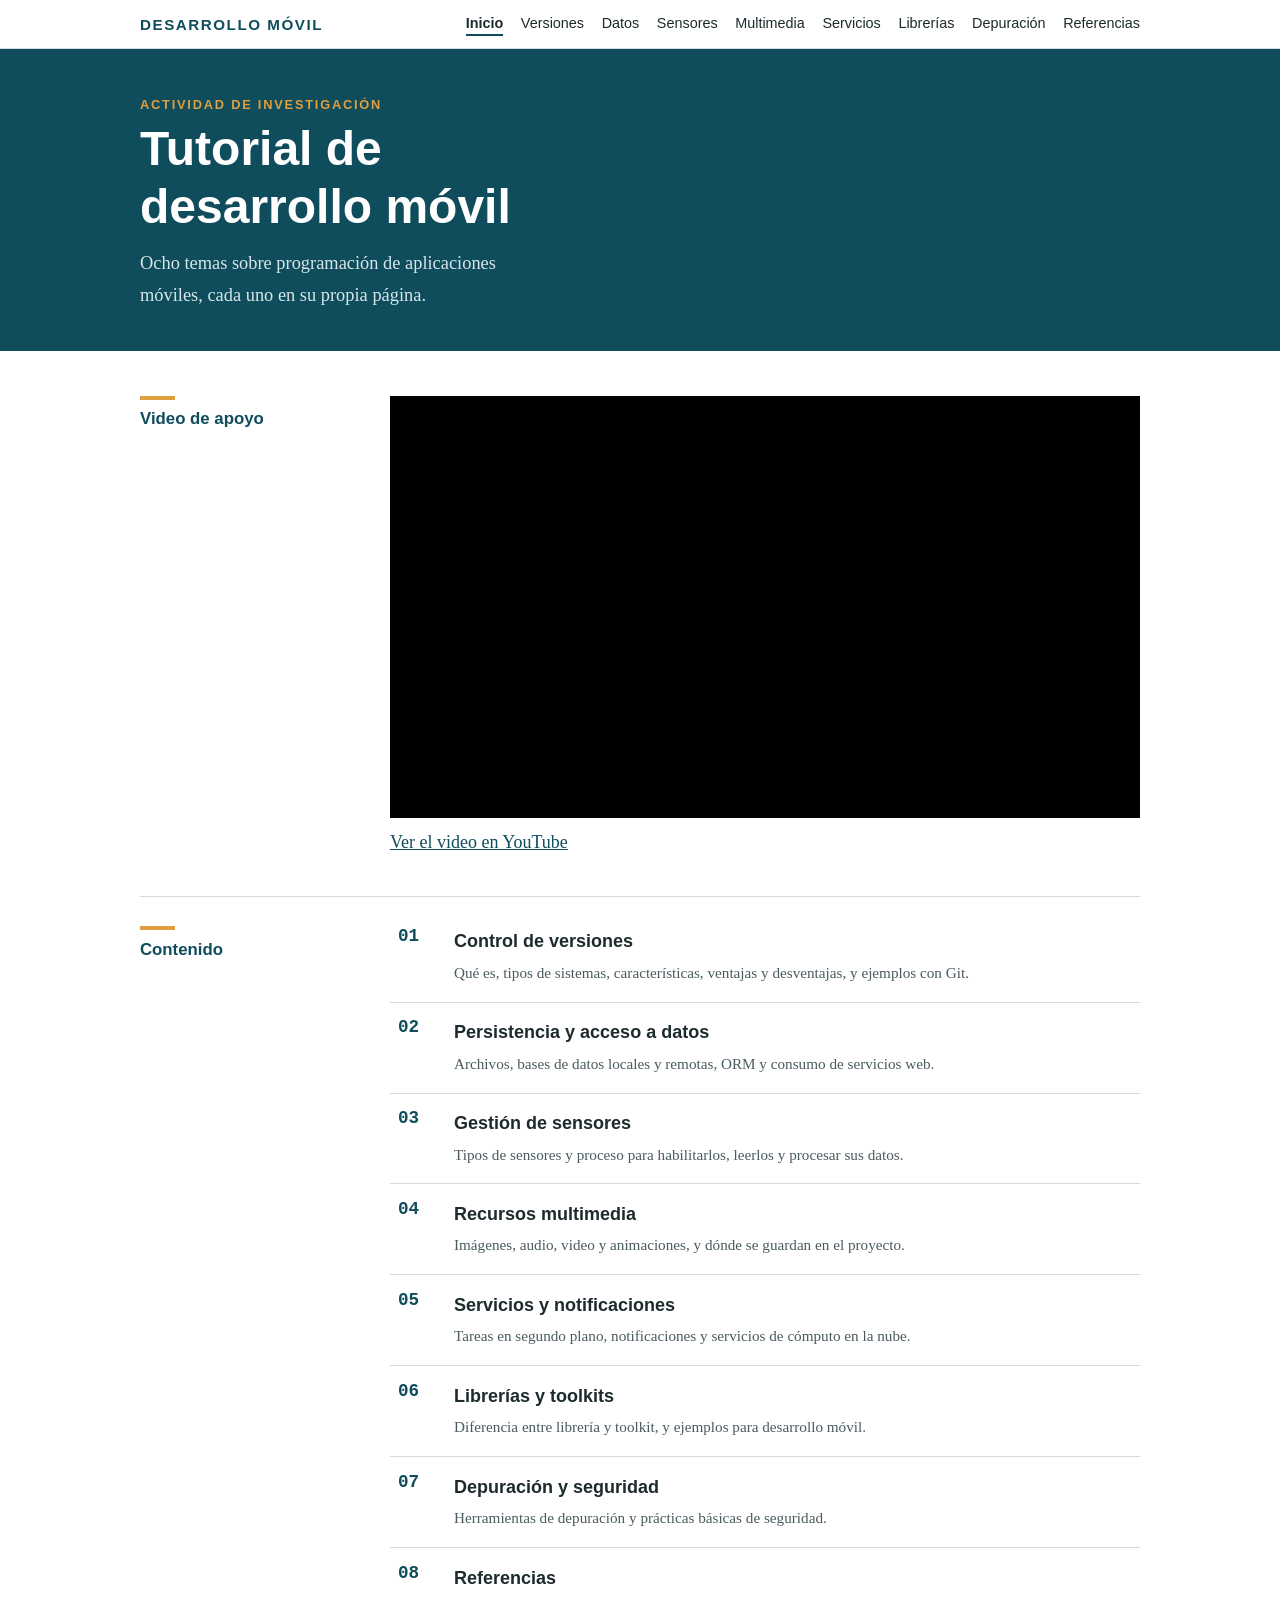
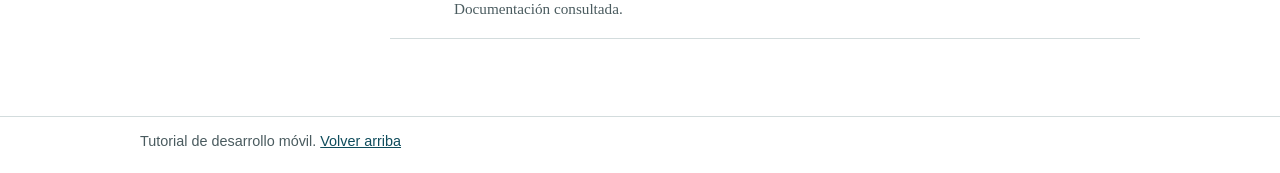
<file: index.html>
<!DOCTYPE html>
<html lang="es">
<head>
<meta charset="UTF-8">
<meta name="viewport" content="width=device-width, initial-scale=1">
<title>Tutorial de desarrollo móvil</title>
<link rel="stylesheet" href="css/styles.css">
</head>
<body>
<header class="top"><div class="in">
  <a class="brand" href="index.html">Desarrollo móvil</a>
  <nav aria-label="Principal"><a href="index.html" aria-current="page">Inicio</a><a href="pages/versiones.html">Versiones</a><a href="pages/persistencia.html">Datos</a><a href="pages/sensores.html">Sensores</a><a href="pages/multimedia.html">Multimedia</a><a href="pages/servicios.html">Servicios</a><a href="pages/librerias.html">Librerías</a><a href="pages/depuracion.html">Depuración</a><a href="pages/referencias.html">Referencias</a></nav>
</div></header>
<section class="band"><div class="in">
  <p class="eyebrow">Actividad de investigación</p>
  <h1>Tutorial de desarrollo móvil</h1>
  <p class="lead">Ocho temas sobre programación de aplicaciones móviles, cada uno en su propia página.</p>
</div></section>
<main class="in">
  <section class="blk"><h3>Video de apoyo</h3><div class="txt">
    <div class="video"><iframe src="https://www.youtube.com/embed/CEDKxPCgosY" title="Video de apoyo del tutorial" loading="lazy" allowfullscreen></iframe></div>
    <p><a href="https://youtu.be/CEDKxPCgosY" target="_blank" rel="noopener">Ver el video en YouTube</a></p>
  </div></section>
  <section class="blk"><h3>Contenido</h3><div class="txt rows"><a class="row" href="pages/versiones.html"><span class="num">01</span><span><strong>Control de versiones</strong><br><span class="d">Qué es, tipos de sistemas, características, ventajas y desventajas, y ejemplos con Git.</span></span></a><a class="row" href="pages/persistencia.html"><span class="num">02</span><span><strong>Persistencia y acceso a datos</strong><br><span class="d">Archivos, bases de datos locales y remotas, ORM y consumo de servicios web.</span></span></a><a class="row" href="pages/sensores.html"><span class="num">03</span><span><strong>Gestión de sensores</strong><br><span class="d">Tipos de sensores y proceso para habilitarlos, leerlos y procesar sus datos.</span></span></a><a class="row" href="pages/multimedia.html"><span class="num">04</span><span><strong>Recursos multimedia</strong><br><span class="d">Imágenes, audio, video y animaciones, y dónde se guardan en el proyecto.</span></span></a><a class="row" href="pages/servicios.html"><span class="num">05</span><span><strong>Servicios y notificaciones</strong><br><span class="d">Tareas en segundo plano, notificaciones y servicios de cómputo en la nube.</span></span></a><a class="row" href="pages/librerias.html"><span class="num">06</span><span><strong>Librerías y toolkits</strong><br><span class="d">Diferencia entre librería y toolkit, y ejemplos para desarrollo móvil.</span></span></a><a class="row" href="pages/depuracion.html"><span class="num">07</span><span><strong>Depuración y seguridad</strong><br><span class="d">Herramientas de depuración y prácticas básicas de seguridad.</span></span></a><a class="row" href="pages/referencias.html"><span class="num">08</span><span><strong>Referencias</strong><br><span class="d">Documentación consultada.</span></span></a></div></section>
</main>
<footer><div class="in">Tutorial de desarrollo móvil. <a href="#">Volver arriba</a></div></footer>
<script src="js/main.js"></script>
</body>
</html>
</file>
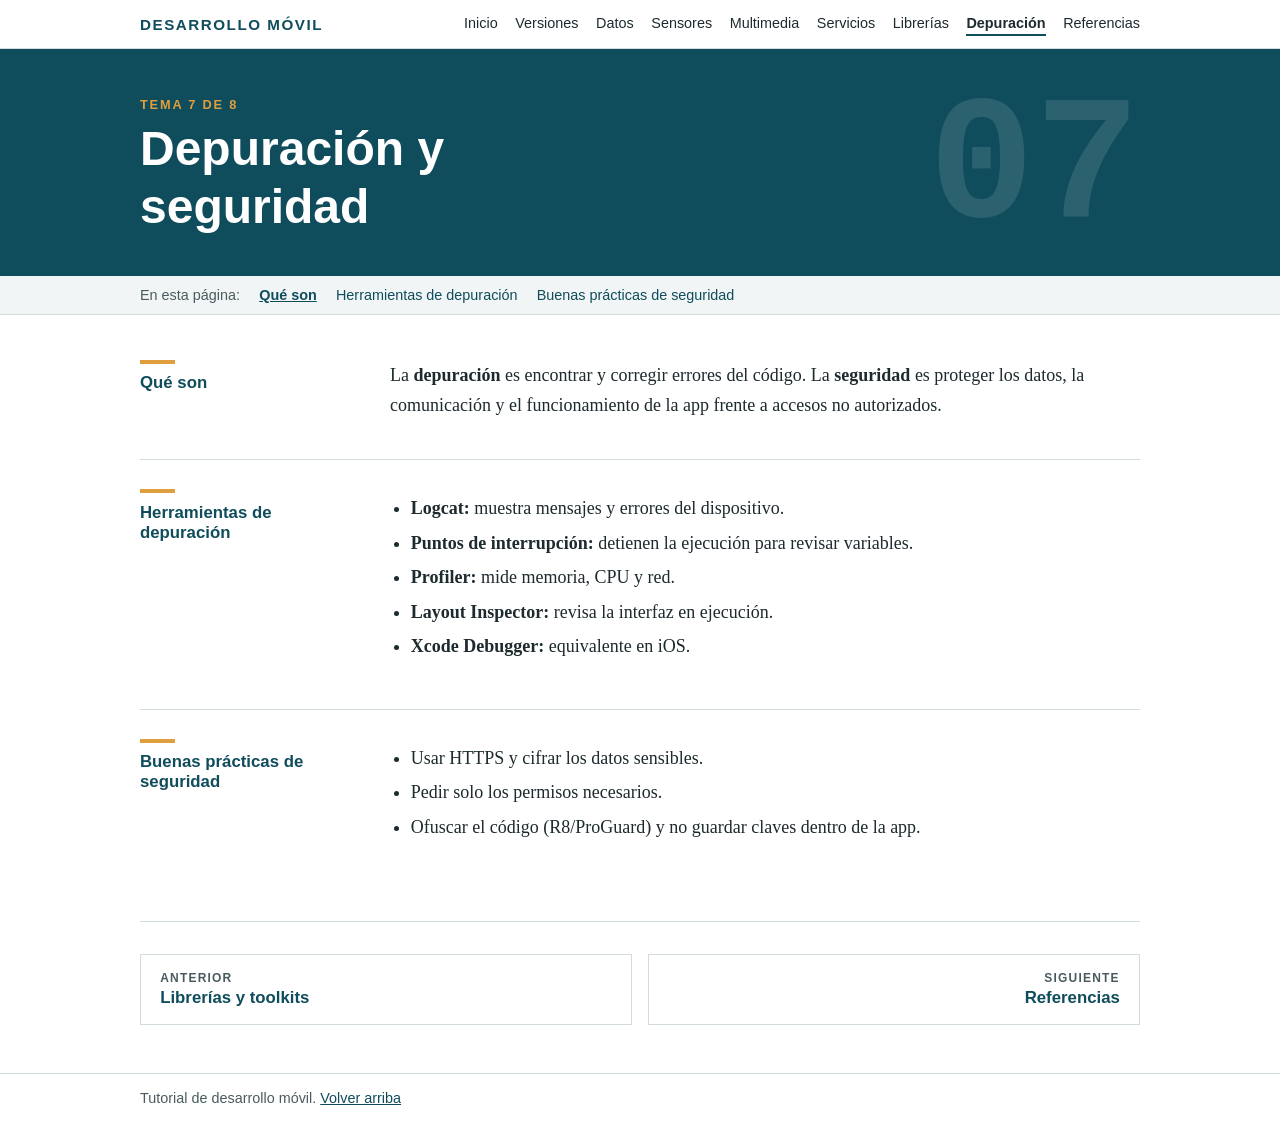
<file: pages/depuracion.html>
<!DOCTYPE html>
<html lang="es">
<head>
<meta charset="UTF-8">
<meta name="viewport" content="width=device-width, initial-scale=1">
<title>Depuración y seguridad - Tutorial de desarrollo móvil</title>
<link rel="stylesheet" href="../css/styles.css">
</head>
<body>
<header class="top"><div class="in">
  <a class="brand" href="../index.html">Desarrollo móvil</a>
  <nav aria-label="Principal"><a href="../index.html">Inicio</a><a href="versiones.html">Versiones</a><a href="persistencia.html">Datos</a><a href="sensores.html">Sensores</a><a href="multimedia.html">Multimedia</a><a href="servicios.html">Servicios</a><a href="librerias.html">Librerías</a><a href="depuracion.html" aria-current="page">Depuración</a><a href="referencias.html">Referencias</a></nav>
</div></header>
<section class="band"><div class="in">
  <p class="eyebrow">Tema 7 de 8</p>
  <span class="big" aria-hidden="true">07</span>
  <h1>Depuración y seguridad</h1>
</div></section>
<div class="local"><div class="in"><span>En esta página:</span><a href="#s1">Qué son</a><a href="#s2">Herramientas de depuración</a><a href="#s3">Buenas prácticas de seguridad</a></div></div>
<main class="in">
<section class="blk" id="s1"><h3>Qué son</h3><div class="txt"><p>La <b>depuración</b> es encontrar y corregir errores del código. La <b>seguridad</b> es proteger los datos, la comunicación y el funcionamiento de la app frente a accesos no autorizados.</p>
  </div></section>
<section class="blk" id="s2"><h3>Herramientas de depuración</h3><div class="txt"><ul>
    <li><b>Logcat:</b> muestra mensajes y errores del dispositivo.</li>
    <li><b>Puntos de interrupción:</b> detienen la ejecución para revisar variables.</li>
    <li><b>Profiler:</b> mide memoria, CPU y red.</li>
    <li><b>Layout Inspector:</b> revisa la interfaz en ejecución.</li>
    <li><b>Xcode Debugger:</b> equivalente en iOS.</li>
  </ul>
  </div></section>
<section class="blk" id="s3"><h3>Buenas prácticas de seguridad</h3><div class="txt"><ul>
    <li>Usar HTTPS y cifrar los datos sensibles.</li>
    <li>Pedir solo los permisos necesarios.</li>
    <li>Ofuscar el código (R8/ProGuard) y no guardar claves dentro de la app.</li>
  </ul>
</div></section>
<div class="pager"><a href="librerias.html"><small>Anterior</small>Librerías y toolkits</a><a href="referencias.html"><small>Siguiente</small>Referencias</a></div>
</main>
<footer><div class="in">Tutorial de desarrollo móvil. <a href="#">Volver arriba</a></div></footer>
<script src="../js/main.js"></script>
</body>
</html>
</file>
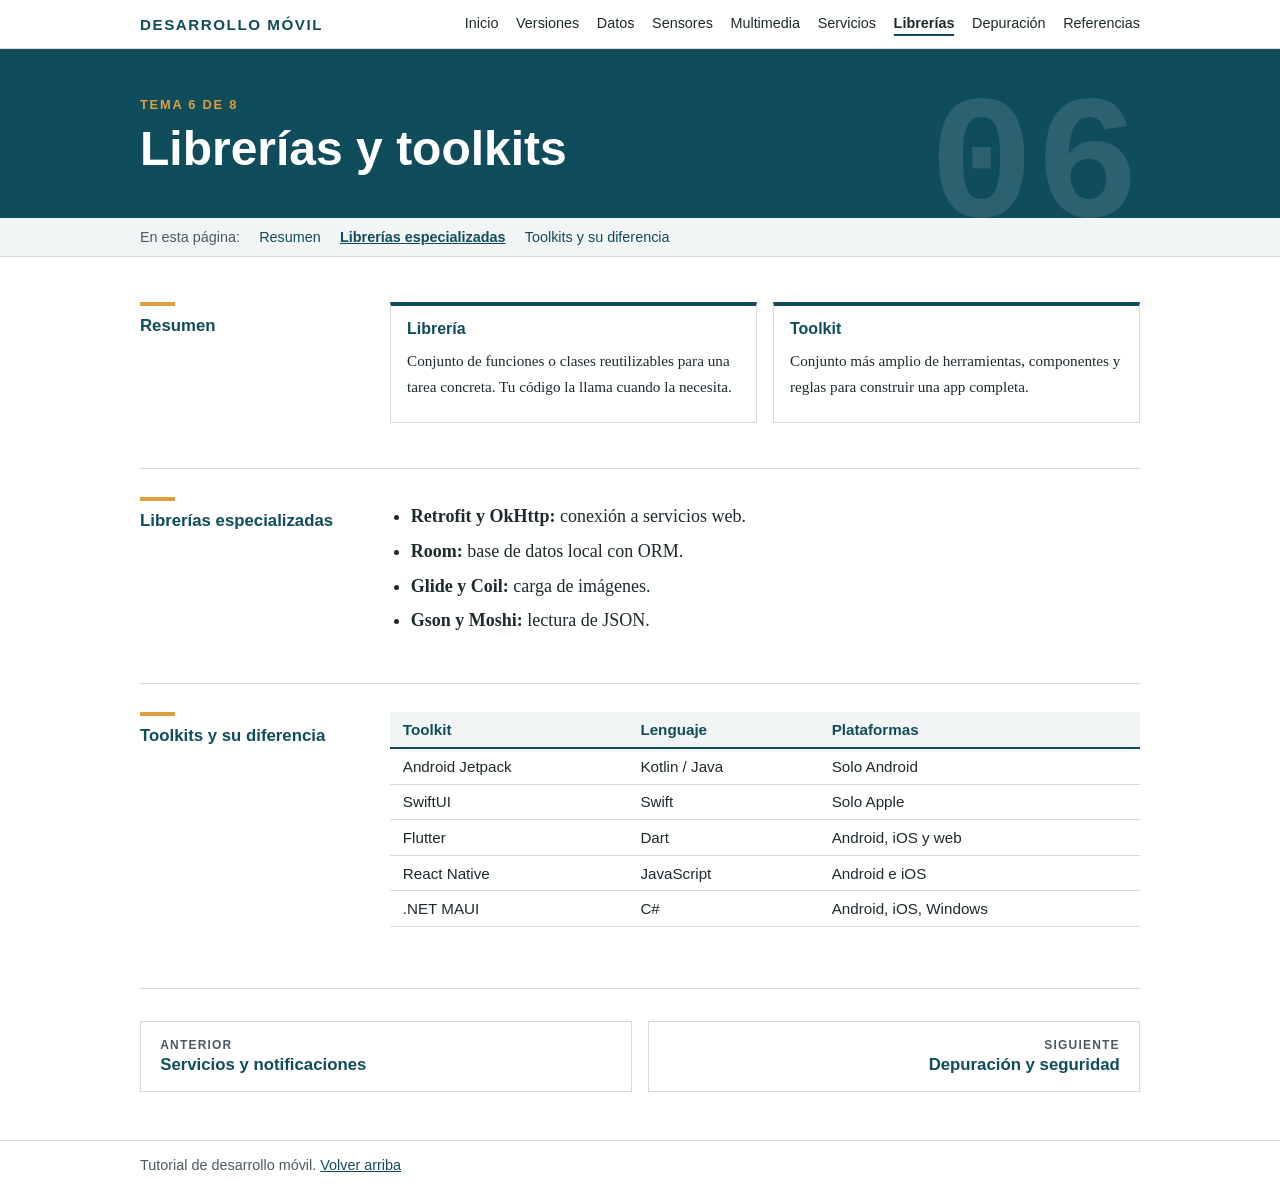
<file: pages/librerias.html>
<!DOCTYPE html>
<html lang="es">
<head>
<meta charset="UTF-8">
<meta name="viewport" content="width=device-width, initial-scale=1">
<title>Librerías y toolkits - Tutorial de desarrollo móvil</title>
<link rel="stylesheet" href="../css/styles.css">
</head>
<body>
<header class="top"><div class="in">
  <a class="brand" href="../index.html">Desarrollo móvil</a>
  <nav aria-label="Principal"><a href="../index.html">Inicio</a><a href="versiones.html">Versiones</a><a href="persistencia.html">Datos</a><a href="sensores.html">Sensores</a><a href="multimedia.html">Multimedia</a><a href="servicios.html">Servicios</a><a href="librerias.html" aria-current="page">Librerías</a><a href="depuracion.html">Depuración</a><a href="referencias.html">Referencias</a></nav>
</div></header>
<section class="band"><div class="in">
  <p class="eyebrow">Tema 6 de 8</p>
  <span class="big" aria-hidden="true">06</span>
  <h1>Librerías y toolkits</h1>
</div></section>
<div class="local"><div class="in"><span>En esta página:</span><a href="#s1">Resumen</a><a href="#s2">Librerías especializadas</a><a href="#s3">Toolkits y su diferencia</a></div></div>
<main class="in">
<section class="blk" id="s1"><h3>Resumen</h3><div class="txt">
    <div class="grid">
    <article><h4>Librería</h4><p>Conjunto de funciones o clases reutilizables para una tarea concreta. Tu código la llama cuando la necesita.</p></article>
    <article><h4>Toolkit</h4><p>Conjunto más amplio de herramientas, componentes y reglas para construir una app completa.</p></article>
  </div>
  </div></section>
<section class="blk" id="s2"><h3>Librerías especializadas</h3><div class="txt"><ul>
    <li><b>Retrofit y OkHttp:</b> conexión a servicios web.</li>
    <li><b>Room:</b> base de datos local con ORM.</li>
    <li><b>Glide y Coil:</b> carga de imágenes.</li>
    <li><b>Gson y Moshi:</b> lectura de JSON.</li>
  </ul>
  </div></section>
<section class="blk" id="s3"><h3>Toolkits y su diferencia</h3><div class="txt"><div class="scroll"><table>
    <tr><th>Toolkit</th><th>Lenguaje</th><th>Plataformas</th></tr>
    <tr><td>Android Jetpack</td><td>Kotlin / Java</td><td>Solo Android</td></tr>
    <tr><td>SwiftUI</td><td>Swift</td><td>Solo Apple</td></tr>
    <tr><td>Flutter</td><td>Dart</td><td>Android, iOS y web</td></tr>
    <tr><td>React Native</td><td>JavaScript</td><td>Android e iOS</td></tr>
    <tr><td>.NET MAUI</td><td>C#</td><td>Android, iOS, Windows</td></tr>
  </table></div>
</div></section>
<div class="pager"><a href="servicios.html"><small>Anterior</small>Servicios y notificaciones</a><a href="depuracion.html"><small>Siguiente</small>Depuración y seguridad</a></div>
</main>
<footer><div class="in">Tutorial de desarrollo móvil. <a href="#">Volver arriba</a></div></footer>
<script src="../js/main.js"></script>
</body>
</html>
</file>
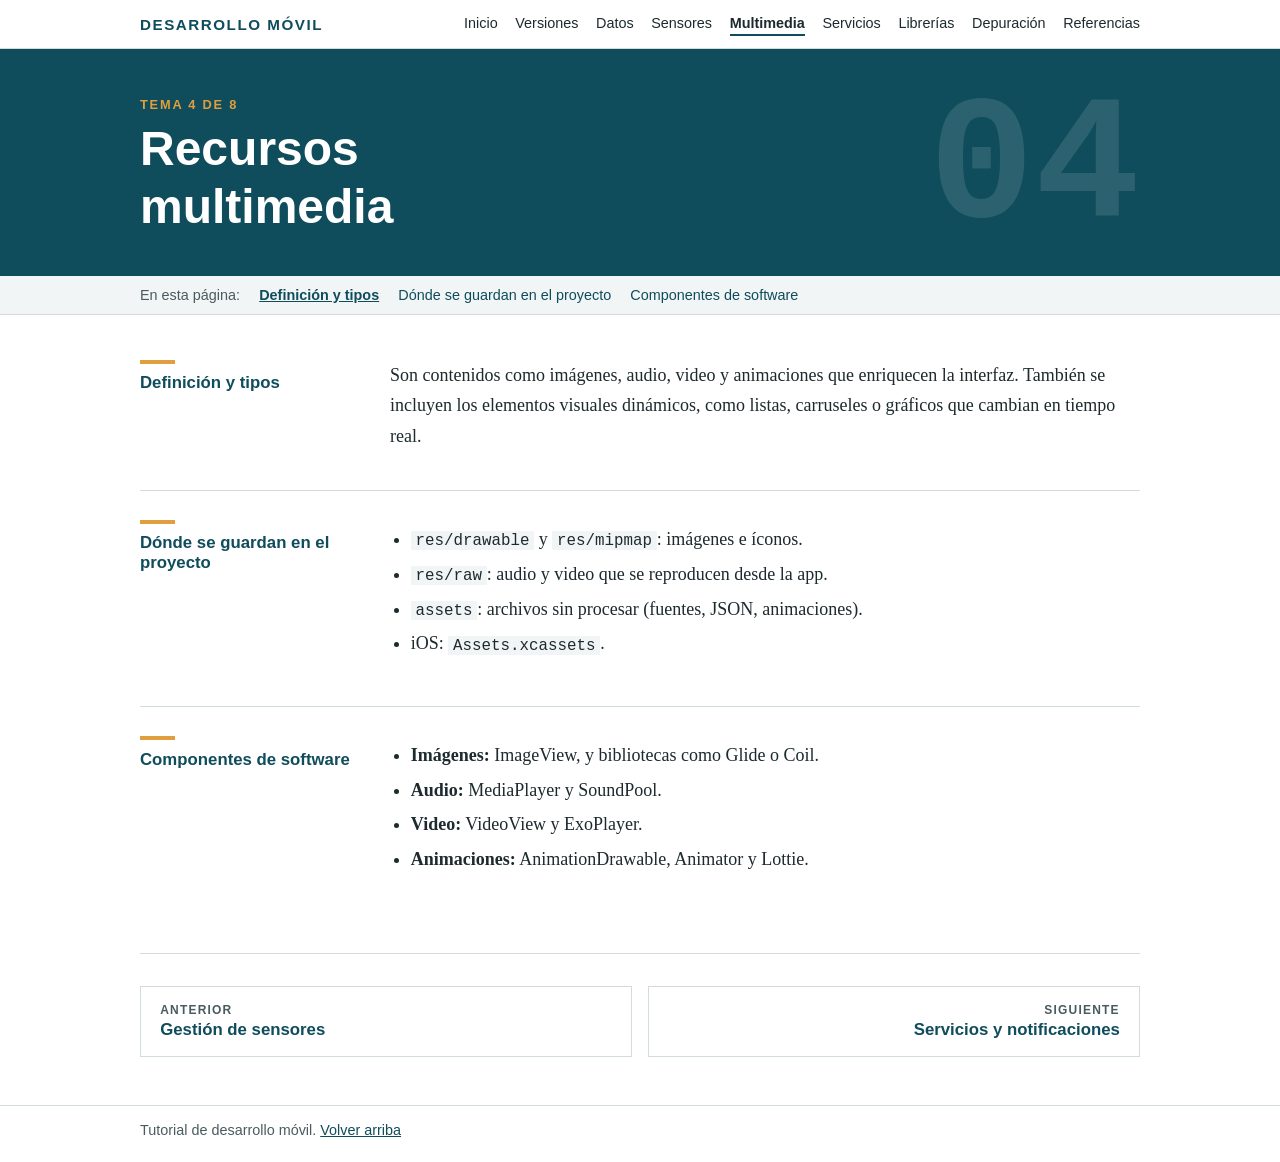
<file: pages/multimedia.html>
<!DOCTYPE html>
<html lang="es">
<head>
<meta charset="UTF-8">
<meta name="viewport" content="width=device-width, initial-scale=1">
<title>Recursos multimedia - Tutorial de desarrollo móvil</title>
<link rel="stylesheet" href="../css/styles.css">
</head>
<body>
<header class="top"><div class="in">
  <a class="brand" href="../index.html">Desarrollo móvil</a>
  <nav aria-label="Principal"><a href="../index.html">Inicio</a><a href="versiones.html">Versiones</a><a href="persistencia.html">Datos</a><a href="sensores.html">Sensores</a><a href="multimedia.html" aria-current="page">Multimedia</a><a href="servicios.html">Servicios</a><a href="librerias.html">Librerías</a><a href="depuracion.html">Depuración</a><a href="referencias.html">Referencias</a></nav>
</div></header>
<section class="band"><div class="in">
  <p class="eyebrow">Tema 4 de 8</p>
  <span class="big" aria-hidden="true">04</span>
  <h1>Recursos multimedia</h1>
</div></section>
<div class="local"><div class="in"><span>En esta página:</span><a href="#s1">Definición y tipos</a><a href="#s2">Dónde se guardan en el proyecto</a><a href="#s3">Componentes de software</a></div></div>
<main class="in">
<section class="blk" id="s1"><h3>Definición y tipos</h3><div class="txt"><p>Son contenidos como imágenes, audio, video y animaciones que enriquecen la interfaz. También se incluyen los elementos visuales dinámicos, como listas, carruseles o gráficos que cambian en tiempo real.</p>
  </div></section>
<section class="blk" id="s2"><h3>Dónde se guardan en el proyecto</h3><div class="txt"><ul>
    <li><code>res/drawable</code> y <code>res/mipmap</code>: imágenes e íconos.</li>
    <li><code>res/raw</code>: audio y video que se reproducen desde la app.</li>
    <li><code>assets</code>: archivos sin procesar (fuentes, JSON, animaciones).</li>
    <li>iOS: <code>Assets.xcassets</code>.</li>
  </ul>
  </div></section>
<section class="blk" id="s3"><h3>Componentes de software</h3><div class="txt"><ul>
    <li><b>Imágenes:</b> ImageView, y bibliotecas como Glide o Coil.</li>
    <li><b>Audio:</b> MediaPlayer y SoundPool.</li>
    <li><b>Video:</b> VideoView y ExoPlayer.</li>
    <li><b>Animaciones:</b> AnimationDrawable, Animator y Lottie.</li>
  </ul>
</div></section>
<div class="pager"><a href="sensores.html"><small>Anterior</small>Gestión de sensores</a><a href="servicios.html"><small>Siguiente</small>Servicios y notificaciones</a></div>
</main>
<footer><div class="in">Tutorial de desarrollo móvil. <a href="#">Volver arriba</a></div></footer>
<script src="../js/main.js"></script>
</body>
</html>
</file>
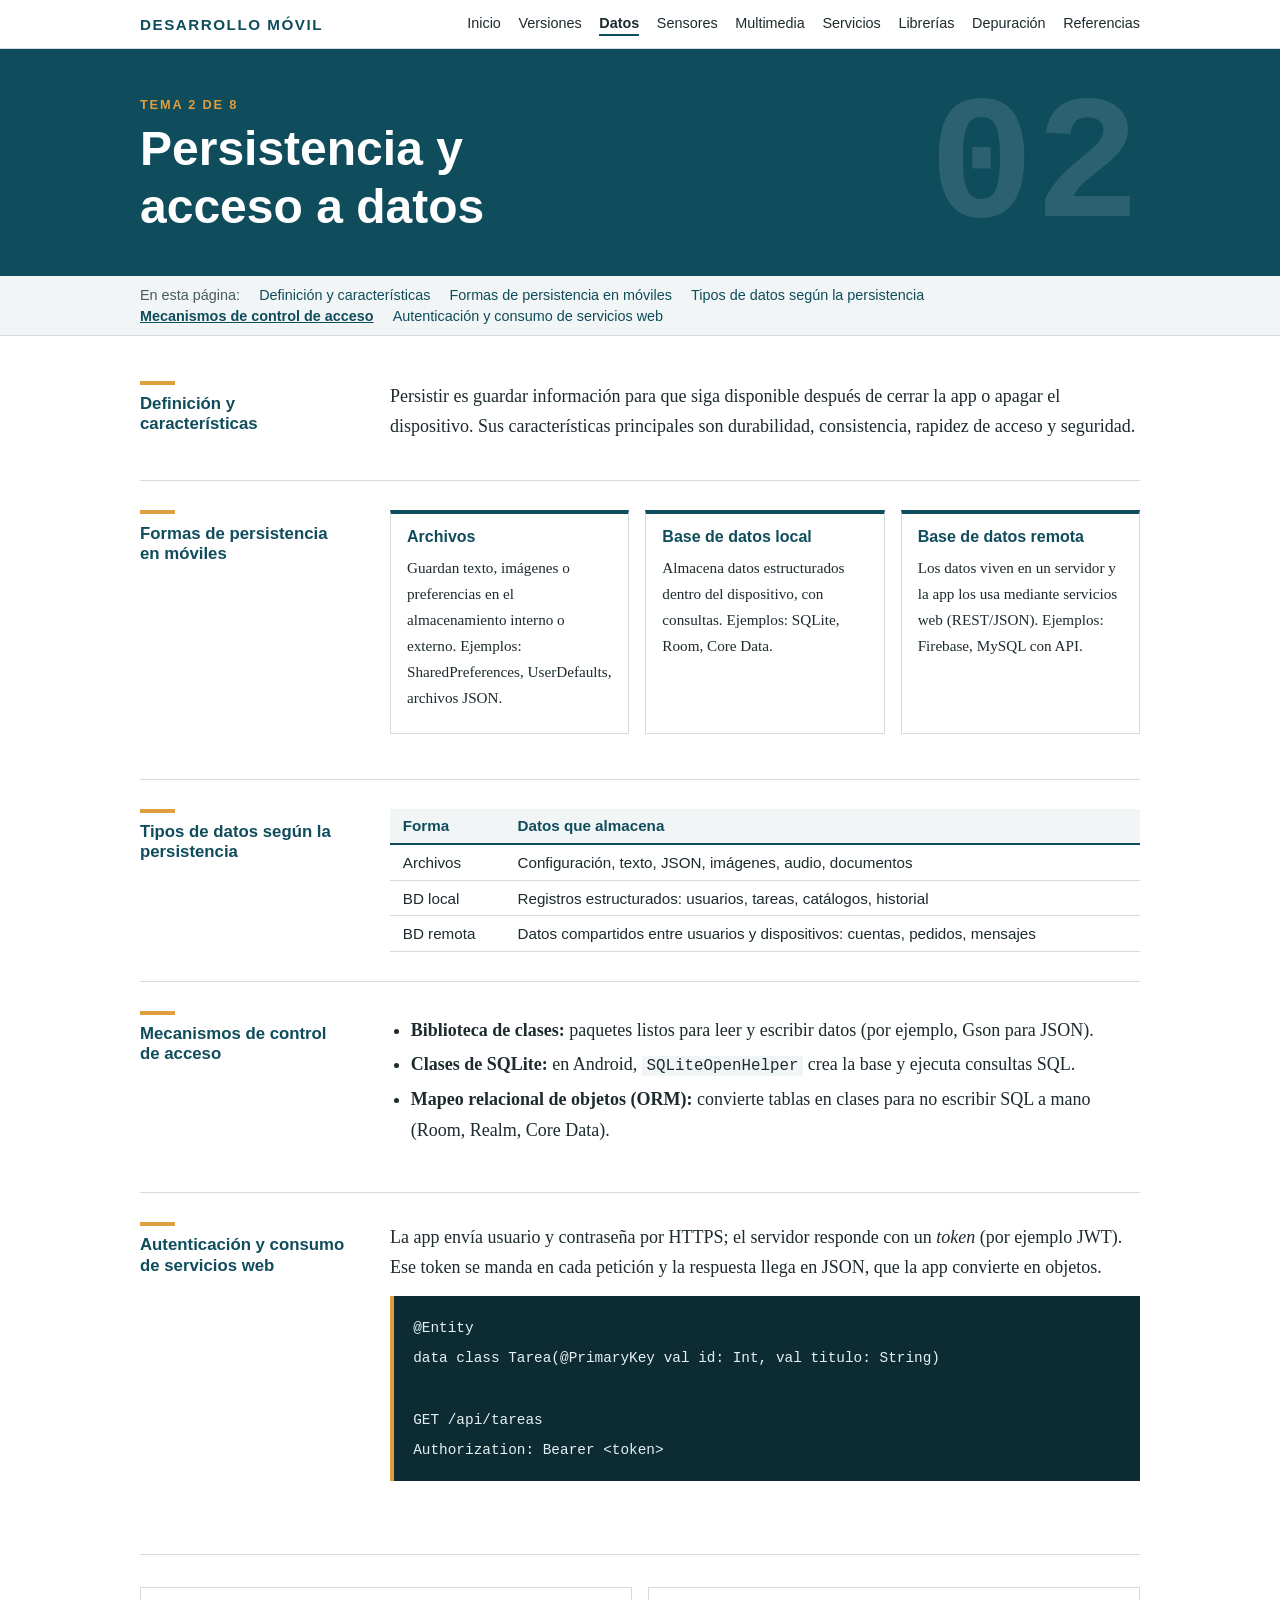
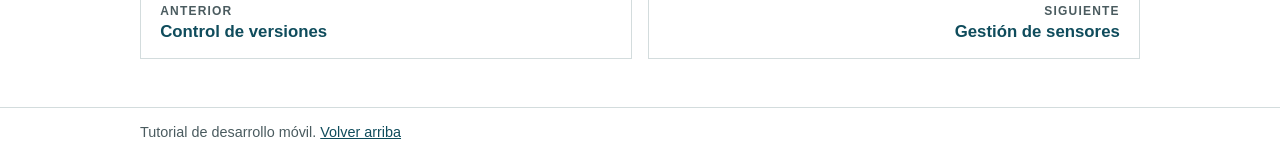
<file: pages/persistencia.html>
<!DOCTYPE html>
<html lang="es">
<head>
<meta charset="UTF-8">
<meta name="viewport" content="width=device-width, initial-scale=1">
<title>Persistencia y acceso a datos - Tutorial de desarrollo móvil</title>
<link rel="stylesheet" href="../css/styles.css">
</head>
<body>
<header class="top"><div class="in">
  <a class="brand" href="../index.html">Desarrollo móvil</a>
  <nav aria-label="Principal"><a href="../index.html">Inicio</a><a href="versiones.html">Versiones</a><a href="persistencia.html" aria-current="page">Datos</a><a href="sensores.html">Sensores</a><a href="multimedia.html">Multimedia</a><a href="servicios.html">Servicios</a><a href="librerias.html">Librerías</a><a href="depuracion.html">Depuración</a><a href="referencias.html">Referencias</a></nav>
</div></header>
<section class="band"><div class="in">
  <p class="eyebrow">Tema 2 de 8</p>
  <span class="big" aria-hidden="true">02</span>
  <h1>Persistencia y acceso a datos</h1>
</div></section>
<div class="local"><div class="in"><span>En esta página:</span><a href="#s1">Definición y características</a><a href="#s2">Formas de persistencia en móviles</a><a href="#s3">Tipos de datos según la persistencia</a><a href="#s4">Mecanismos de control de acceso</a><a href="#s5">Autenticación y consumo de servicios web</a></div></div>
<main class="in">
<section class="blk" id="s1"><h3>Definición y características</h3><div class="txt"><p>Persistir es guardar información para que siga disponible después de cerrar la app o apagar el dispositivo. Sus características principales son durabilidad, consistencia, rapidez de acceso y seguridad.</p>
  </div></section>
<section class="blk" id="s2"><h3>Formas de persistencia en móviles</h3><div class="txt"><div class="grid">
    <article><h4>Archivos</h4><p>Guardan texto, imágenes o preferencias en el almacenamiento interno o externo. Ejemplos: SharedPreferences, UserDefaults, archivos JSON.</p></article>
    <article><h4>Base de datos local</h4><p>Almacena datos estructurados dentro del dispositivo, con consultas. Ejemplos: SQLite, Room, Core Data.</p></article>
    <article><h4>Base de datos remota</h4><p>Los datos viven en un servidor y la app los usa mediante servicios web (REST/JSON). Ejemplos: Firebase, MySQL con API.</p></article>
  </div>
  </div></section>
<section class="blk" id="s3"><h3>Tipos de datos según la persistencia</h3><div class="txt"><div class="scroll"><table>
    <tr><th>Forma</th><th>Datos que almacena</th></tr>
    <tr><td>Archivos</td><td>Configuración, texto, JSON, imágenes, audio, documentos</td></tr>
    <tr><td>BD local</td><td>Registros estructurados: usuarios, tareas, catálogos, historial</td></tr>
    <tr><td>BD remota</td><td>Datos compartidos entre usuarios y dispositivos: cuentas, pedidos, mensajes</td></tr>
  </table></div>
  </div></section>
<section class="blk" id="s4"><h3>Mecanismos de control de acceso</h3><div class="txt"><ul>
    <li><b>Biblioteca de clases:</b> paquetes listos para leer y escribir datos (por ejemplo, Gson para JSON).</li>
    <li><b>Clases de SQLite:</b> en Android, <code>SQLiteOpenHelper</code> crea la base y ejecuta consultas SQL.</li>
    <li><b>Mapeo relacional de objetos (ORM):</b> convierte tablas en clases para no escribir SQL a mano (Room, Realm, Core Data).</li>
  </ul>
  </div></section>
<section class="blk" id="s5"><h3>Autenticación y consumo de servicios web</h3><div class="txt"><p>La app envía usuario y contraseña por HTTPS; el servidor responde con un <i>token</i> (por ejemplo JWT). Ese token se manda en cada petición y la respuesta llega en JSON, que la app convierte en objetos.</p>
  <pre><code>@Entity
data class Tarea(@PrimaryKey val id: Int, val titulo: String)

GET /api/tareas
Authorization: Bearer &lt;token&gt;</code></pre>
</div></section>
<div class="pager"><a href="versiones.html"><small>Anterior</small>Control de versiones</a><a href="sensores.html"><small>Siguiente</small>Gestión de sensores</a></div>
</main>
<footer><div class="in">Tutorial de desarrollo móvil. <a href="#">Volver arriba</a></div></footer>
<script src="../js/main.js"></script>
</body>
</html>
</file>
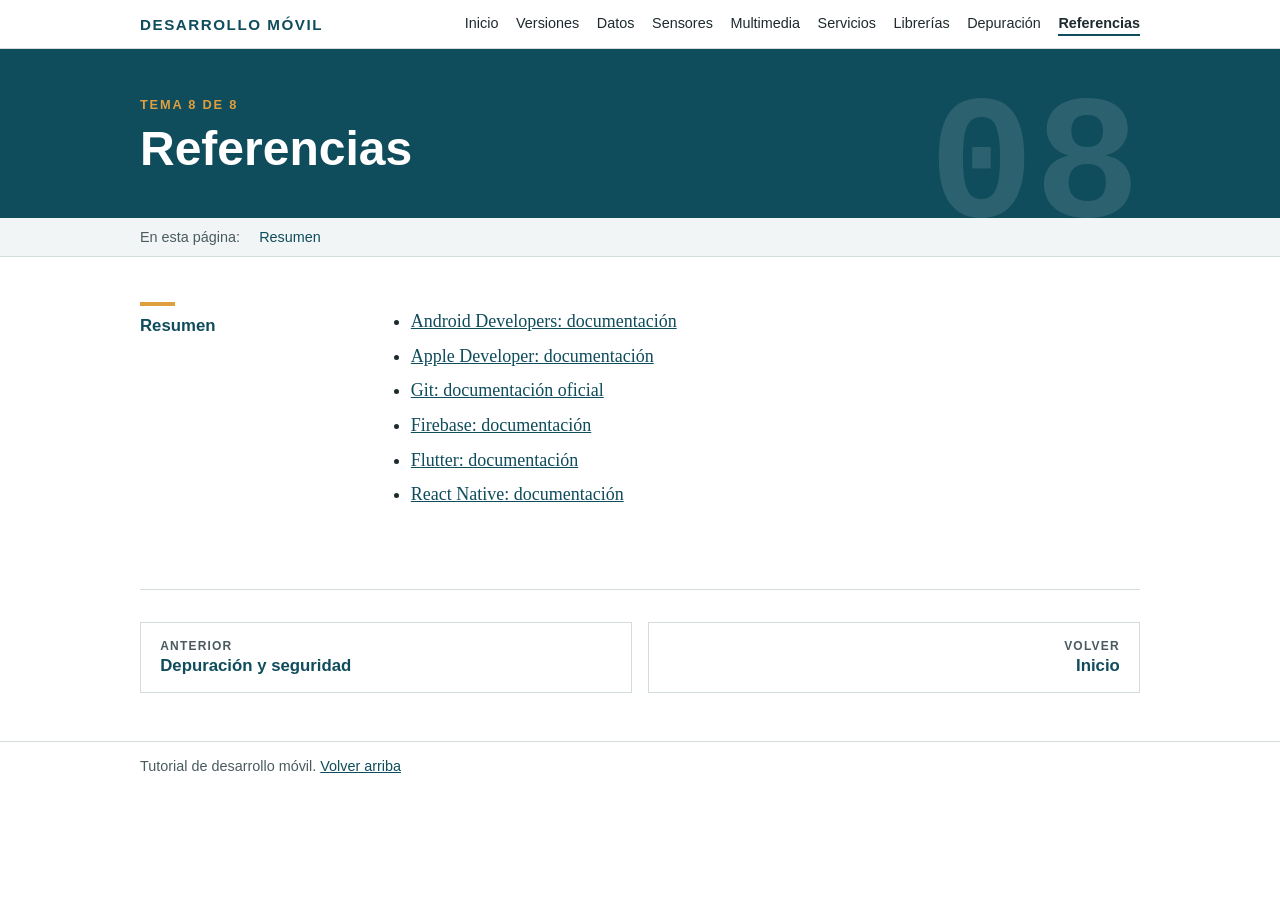
<file: pages/referencias.html>
<!DOCTYPE html>
<html lang="es">
<head>
<meta charset="UTF-8">
<meta name="viewport" content="width=device-width, initial-scale=1">
<title>Referencias - Tutorial de desarrollo móvil</title>
<link rel="stylesheet" href="../css/styles.css">
</head>
<body>
<header class="top"><div class="in">
  <a class="brand" href="../index.html">Desarrollo móvil</a>
  <nav aria-label="Principal"><a href="../index.html">Inicio</a><a href="versiones.html">Versiones</a><a href="persistencia.html">Datos</a><a href="sensores.html">Sensores</a><a href="multimedia.html">Multimedia</a><a href="servicios.html">Servicios</a><a href="librerias.html">Librerías</a><a href="depuracion.html">Depuración</a><a href="referencias.html" aria-current="page">Referencias</a></nav>
</div></header>
<section class="band"><div class="in">
  <p class="eyebrow">Tema 8 de 8</p>
  <span class="big" aria-hidden="true">08</span>
  <h1>Referencias</h1>
</div></section>
<div class="local"><div class="in"><span>En esta página:</span><a href="#s1">Resumen</a></div></div>
<main class="in">
<section class="blk" id="s1"><h3>Resumen</h3><div class="txt">
    <ul>
    <li><a href="https://developer.android.com/docs" target="_blank" rel="noopener">Android Developers: documentación</a></li>
    <li><a href="https://developer.apple.com/documentation/" target="_blank" rel="noopener">Apple Developer: documentación</a></li>
    <li><a href="https://git-scm.com/doc" target="_blank" rel="noopener">Git: documentación oficial</a></li>
    <li><a href="https://firebase.google.com/docs" target="_blank" rel="noopener">Firebase: documentación</a></li>
    <li><a href="https://flutter.dev/docs" target="_blank" rel="noopener">Flutter: documentación</a></li>
    <li><a href="https://reactnative.dev/docs/getting-started" target="_blank" rel="noopener">React Native: documentación</a></li>
  </ul>
</div></section>
<div class="pager"><a href="depuracion.html"><small>Anterior</small>Depuración y seguridad</a><a href="../index.html"><small>Volver</small>Inicio</a></div>
</main>
<footer><div class="in">Tutorial de desarrollo móvil. <a href="#">Volver arriba</a></div></footer>
<script src="../js/main.js"></script>
</body>
</html>
</file>
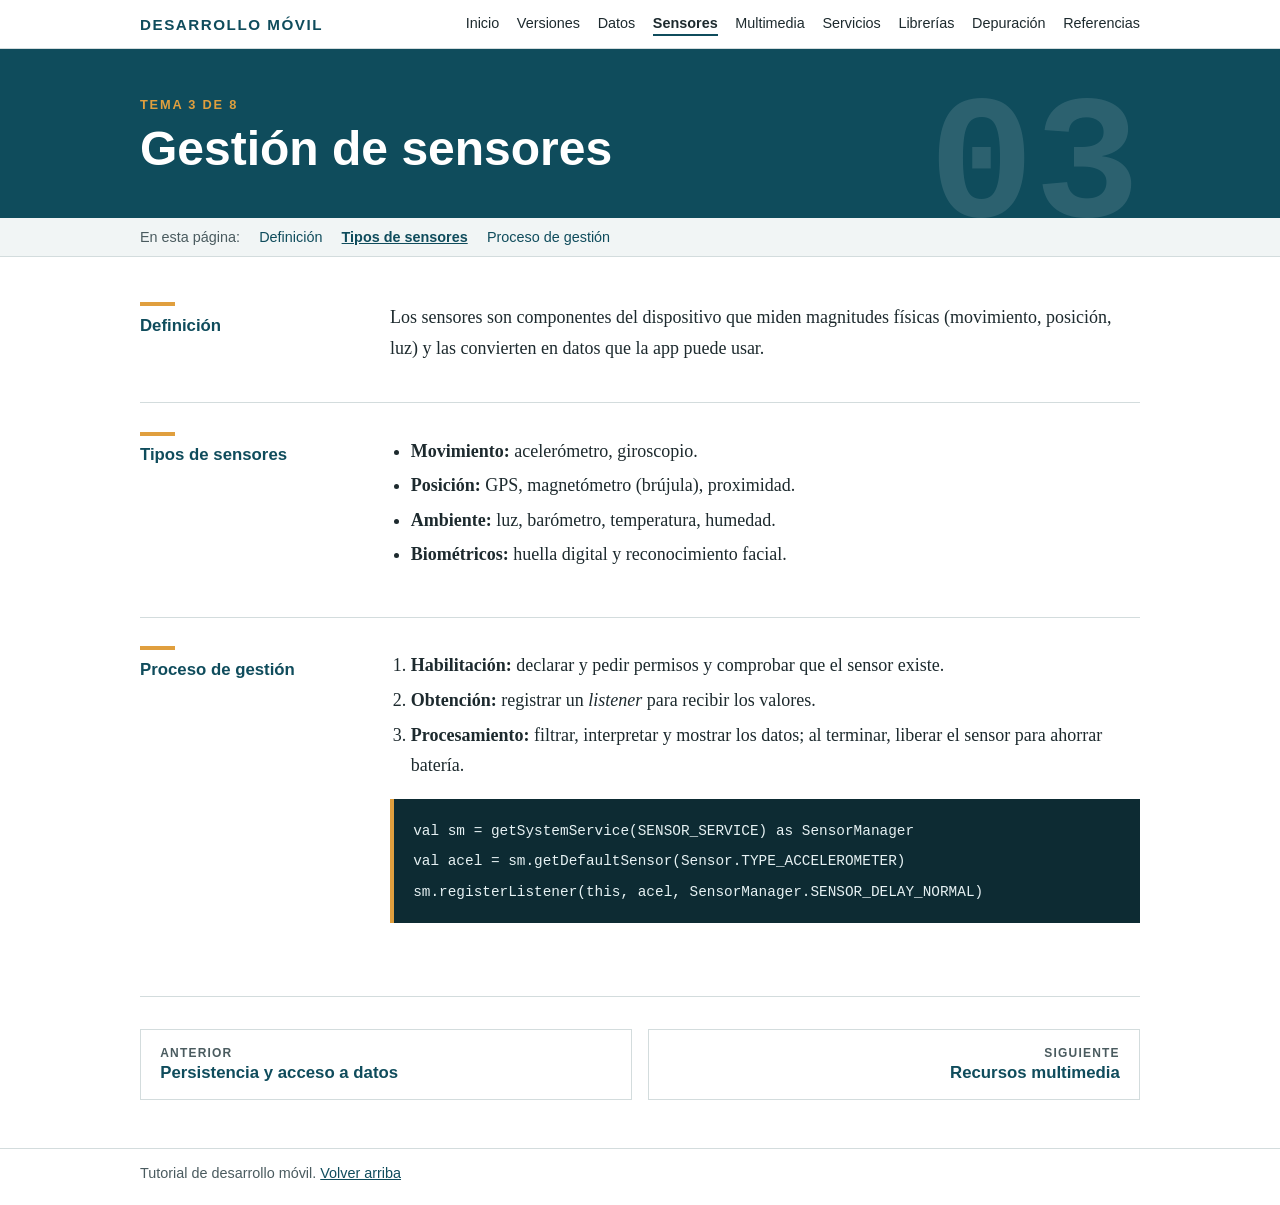
<file: pages/sensores.html>
<!DOCTYPE html>
<html lang="es">
<head>
<meta charset="UTF-8">
<meta name="viewport" content="width=device-width, initial-scale=1">
<title>Gestión de sensores - Tutorial de desarrollo móvil</title>
<link rel="stylesheet" href="../css/styles.css">
</head>
<body>
<header class="top"><div class="in">
  <a class="brand" href="../index.html">Desarrollo móvil</a>
  <nav aria-label="Principal"><a href="../index.html">Inicio</a><a href="versiones.html">Versiones</a><a href="persistencia.html">Datos</a><a href="sensores.html" aria-current="page">Sensores</a><a href="multimedia.html">Multimedia</a><a href="servicios.html">Servicios</a><a href="librerias.html">Librerías</a><a href="depuracion.html">Depuración</a><a href="referencias.html">Referencias</a></nav>
</div></header>
<section class="band"><div class="in">
  <p class="eyebrow">Tema 3 de 8</p>
  <span class="big" aria-hidden="true">03</span>
  <h1>Gestión de sensores</h1>
</div></section>
<div class="local"><div class="in"><span>En esta página:</span><a href="#s1">Definición</a><a href="#s2">Tipos de sensores</a><a href="#s3">Proceso de gestión</a></div></div>
<main class="in">
<section class="blk" id="s1"><h3>Definición</h3><div class="txt"><p>Los sensores son componentes del dispositivo que miden magnitudes físicas (movimiento, posición, luz) y las convierten en datos que la app puede usar.</p>
  </div></section>
<section class="blk" id="s2"><h3>Tipos de sensores</h3><div class="txt"><ul>
    <li><b>Movimiento:</b> acelerómetro, giroscopio.</li>
    <li><b>Posición:</b> GPS, magnetómetro (brújula), proximidad.</li>
    <li><b>Ambiente:</b> luz, barómetro, temperatura, humedad.</li>
    <li><b>Biométricos:</b> huella digital y reconocimiento facial.</li>
  </ul>
  </div></section>
<section class="blk" id="s3"><h3>Proceso de gestión</h3><div class="txt"><ol>
    <li><b>Habilitación:</b> declarar y pedir permisos y comprobar que el sensor existe.</li>
    <li><b>Obtención:</b> registrar un <i>listener</i> para recibir los valores.</li>
    <li><b>Procesamiento:</b> filtrar, interpretar y mostrar los datos; al terminar, liberar el sensor para ahorrar batería.</li>
  </ol>
  <pre><code>val sm = getSystemService(SENSOR_SERVICE) as SensorManager
val acel = sm.getDefaultSensor(Sensor.TYPE_ACCELEROMETER)
sm.registerListener(this, acel, SensorManager.SENSOR_DELAY_NORMAL)</code></pre>
</div></section>
<div class="pager"><a href="persistencia.html"><small>Anterior</small>Persistencia y acceso a datos</a><a href="multimedia.html"><small>Siguiente</small>Recursos multimedia</a></div>
</main>
<footer><div class="in">Tutorial de desarrollo móvil. <a href="#">Volver arriba</a></div></footer>
<script src="../js/main.js"></script>
</body>
</html>
</file>
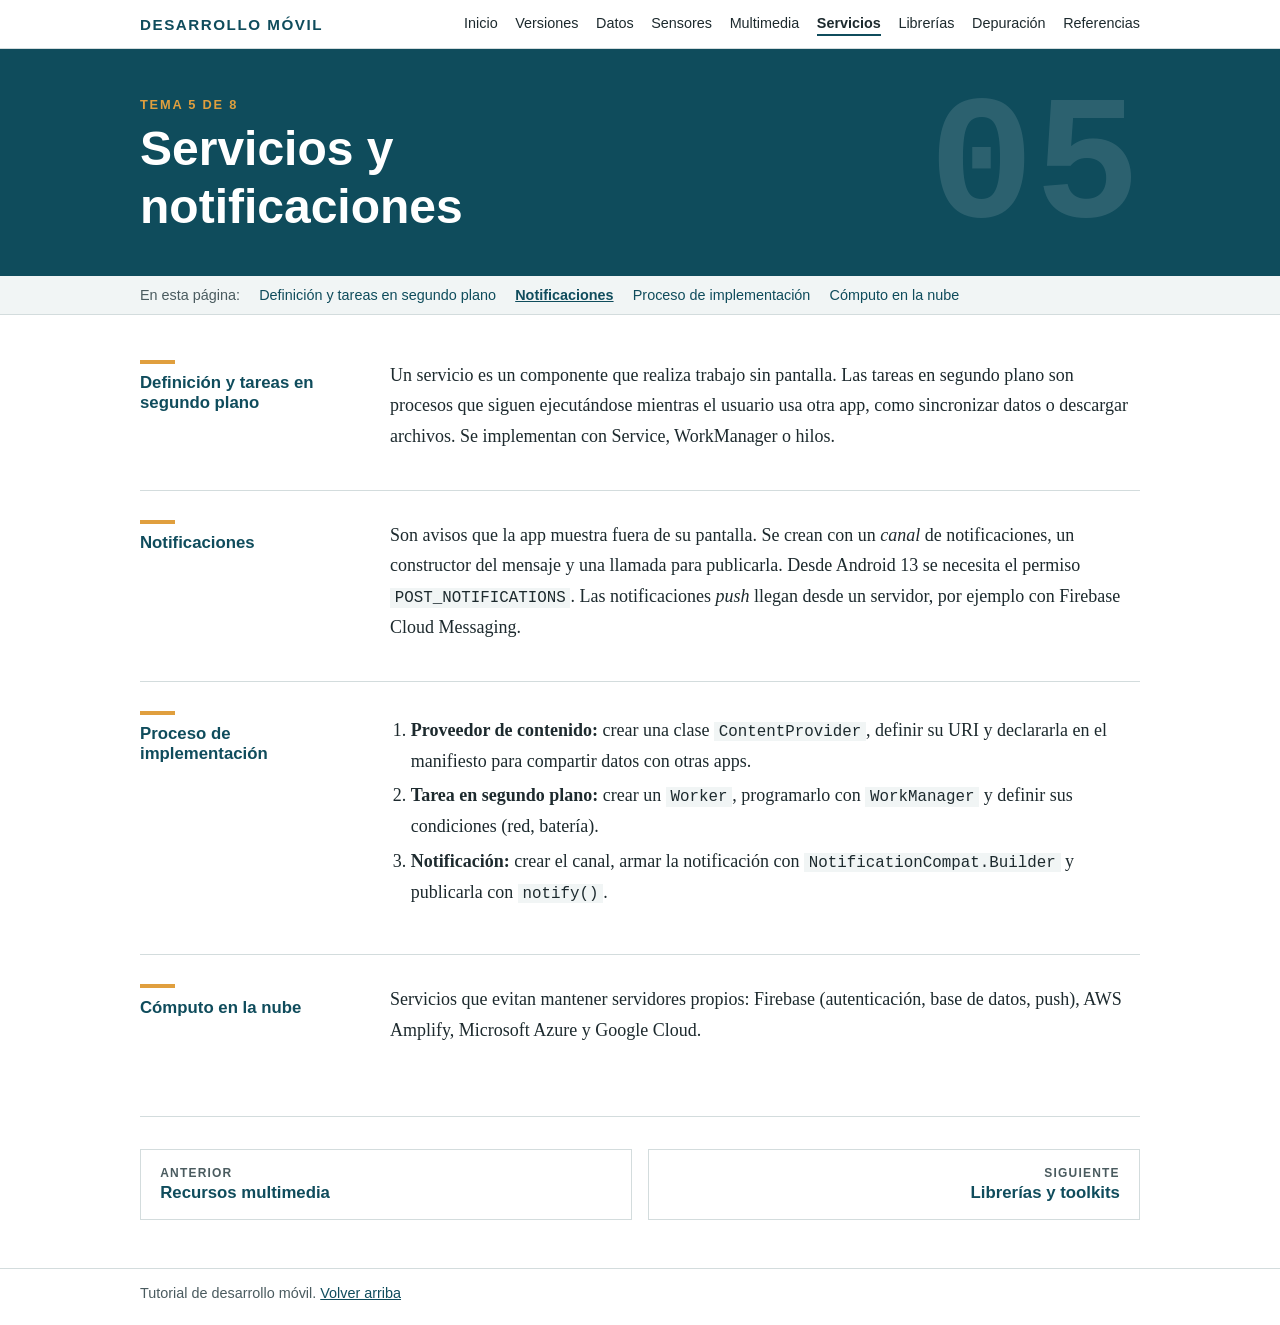
<file: pages/servicios.html>
<!DOCTYPE html>
<html lang="es">
<head>
<meta charset="UTF-8">
<meta name="viewport" content="width=device-width, initial-scale=1">
<title>Servicios y notificaciones - Tutorial de desarrollo móvil</title>
<link rel="stylesheet" href="../css/styles.css">
</head>
<body>
<header class="top"><div class="in">
  <a class="brand" href="../index.html">Desarrollo móvil</a>
  <nav aria-label="Principal"><a href="../index.html">Inicio</a><a href="versiones.html">Versiones</a><a href="persistencia.html">Datos</a><a href="sensores.html">Sensores</a><a href="multimedia.html">Multimedia</a><a href="servicios.html" aria-current="page">Servicios</a><a href="librerias.html">Librerías</a><a href="depuracion.html">Depuración</a><a href="referencias.html">Referencias</a></nav>
</div></header>
<section class="band"><div class="in">
  <p class="eyebrow">Tema 5 de 8</p>
  <span class="big" aria-hidden="true">05</span>
  <h1>Servicios y notificaciones</h1>
</div></section>
<div class="local"><div class="in"><span>En esta página:</span><a href="#s1">Definición y tareas en segundo plano</a><a href="#s2">Notificaciones</a><a href="#s3">Proceso de implementación</a><a href="#s4">Cómputo en la nube</a></div></div>
<main class="in">
<section class="blk" id="s1"><h3>Definición y tareas en segundo plano</h3><div class="txt"><p>Un servicio es un componente que realiza trabajo sin pantalla. Las tareas en segundo plano son procesos que siguen ejecutándose mientras el usuario usa otra app, como sincronizar datos o descargar archivos. Se implementan con Service, WorkManager o hilos.</p>
  </div></section>
<section class="blk" id="s2"><h3>Notificaciones</h3><div class="txt"><p>Son avisos que la app muestra fuera de su pantalla. Se crean con un <i>canal</i> de notificaciones, un constructor del mensaje y una llamada para publicarla. Desde Android 13 se necesita el permiso <code>POST_NOTIFICATIONS</code>. Las notificaciones <i>push</i> llegan desde un servidor, por ejemplo con Firebase Cloud Messaging.</p>
  </div></section>
<section class="blk" id="s3"><h3>Proceso de implementación</h3><div class="txt"><ol>
    <li><b>Proveedor de contenido:</b> crear una clase <code>ContentProvider</code>, definir su URI y declararla en el manifiesto para compartir datos con otras apps.</li>
    <li><b>Tarea en segundo plano:</b> crear un <code>Worker</code>, programarlo con <code>WorkManager</code> y definir sus condiciones (red, batería).</li>
    <li><b>Notificación:</b> crear el canal, armar la notificación con <code>NotificationCompat.Builder</code> y publicarla con <code>notify()</code>.</li>
  </ol>
  </div></section>
<section class="blk" id="s4"><h3>Cómputo en la nube</h3><div class="txt"><p>Servicios que evitan mantener servidores propios: Firebase (autenticación, base de datos, push), AWS Amplify, Microsoft Azure y Google Cloud.</p>
</div></section>
<div class="pager"><a href="multimedia.html"><small>Anterior</small>Recursos multimedia</a><a href="librerias.html"><small>Siguiente</small>Librerías y toolkits</a></div>
</main>
<footer><div class="in">Tutorial de desarrollo móvil. <a href="#">Volver arriba</a></div></footer>
<script src="../js/main.js"></script>
</body>
</html>
</file>
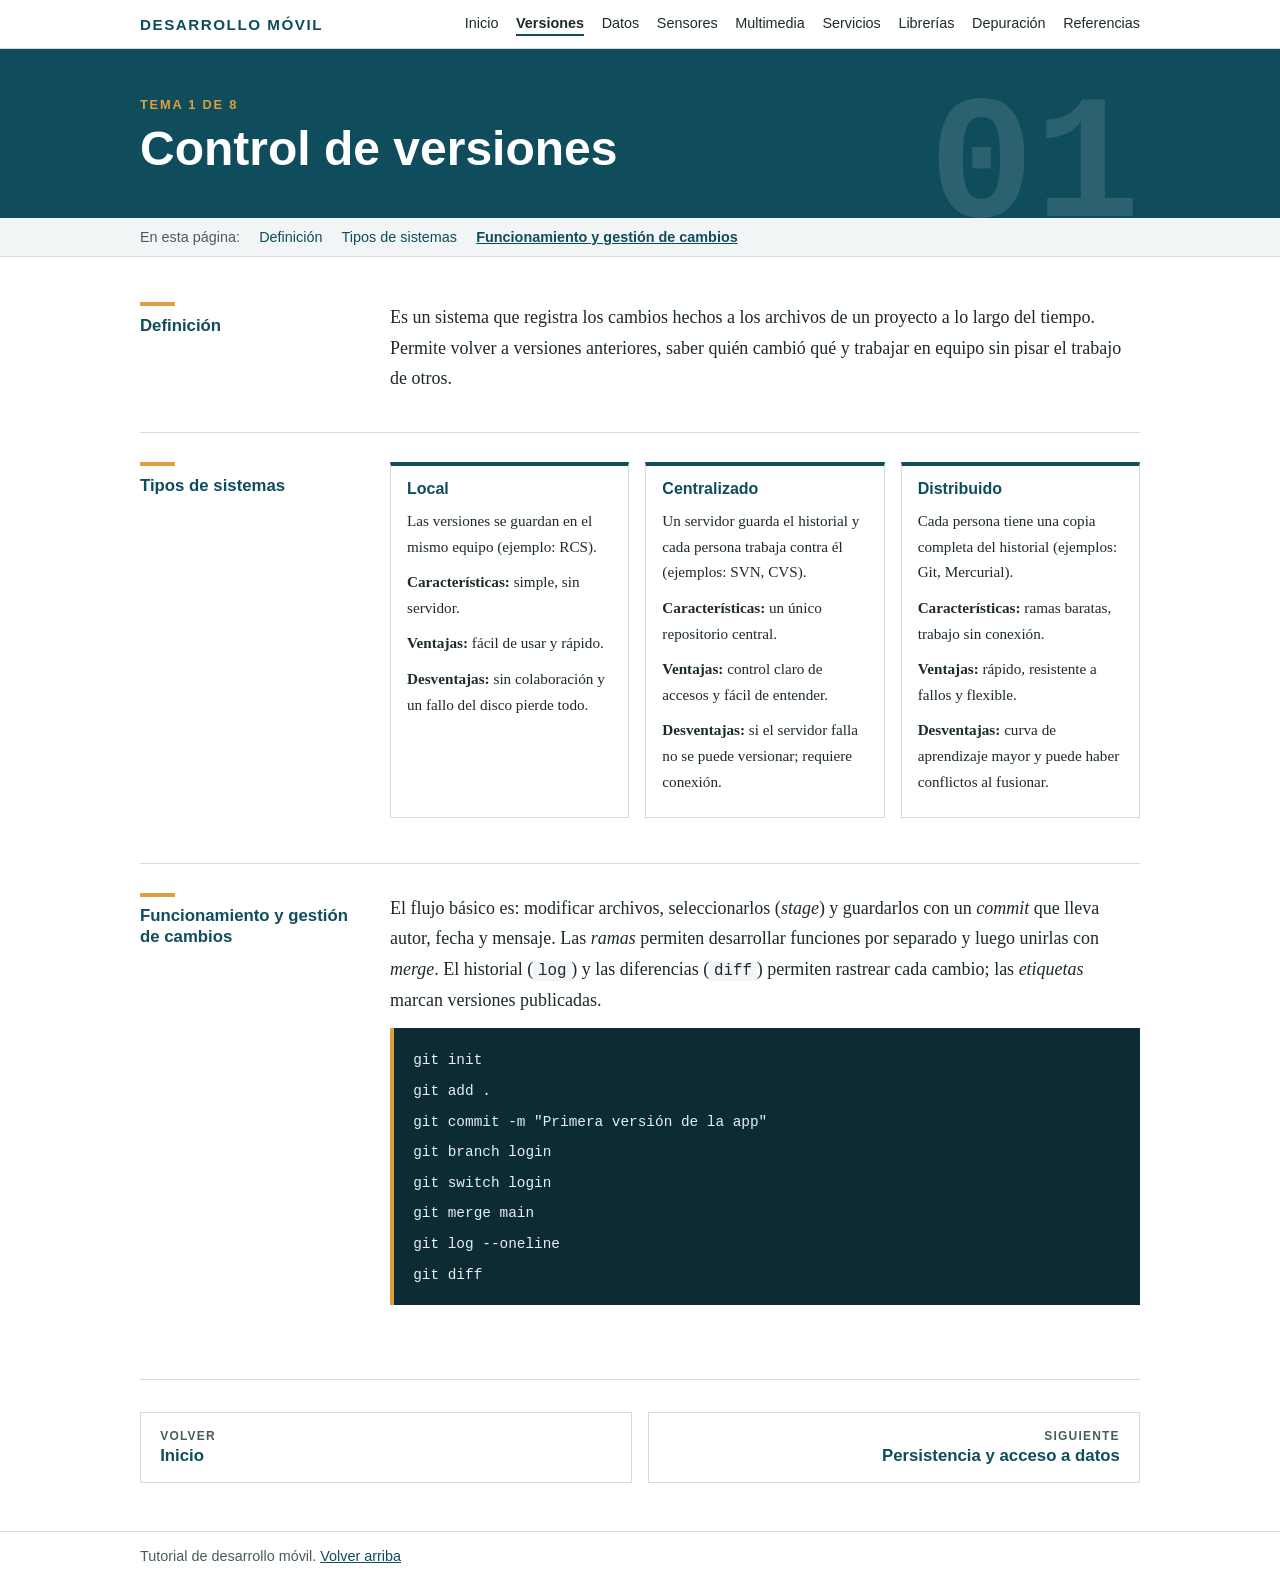
<file: pages/versiones.html>
<!DOCTYPE html>
<html lang="es">
<head>
<meta charset="UTF-8">
<meta name="viewport" content="width=device-width, initial-scale=1">
<title>Control de versiones - Tutorial de desarrollo móvil</title>
<link rel="stylesheet" href="../css/styles.css">
</head>
<body>
<header class="top"><div class="in">
  <a class="brand" href="../index.html">Desarrollo móvil</a>
  <nav aria-label="Principal"><a href="../index.html">Inicio</a><a href="versiones.html" aria-current="page">Versiones</a><a href="persistencia.html">Datos</a><a href="sensores.html">Sensores</a><a href="multimedia.html">Multimedia</a><a href="servicios.html">Servicios</a><a href="librerias.html">Librerías</a><a href="depuracion.html">Depuración</a><a href="referencias.html">Referencias</a></nav>
</div></header>
<section class="band"><div class="in">
  <p class="eyebrow">Tema 1 de 8</p>
  <span class="big" aria-hidden="true">01</span>
  <h1>Control de versiones</h1>
</div></section>
<div class="local"><div class="in"><span>En esta página:</span><a href="#s1">Definición</a><a href="#s2">Tipos de sistemas</a><a href="#s3">Funcionamiento y gestión de cambios</a></div></div>
<main class="in">
<section class="blk" id="s1"><h3>Definición</h3><div class="txt"><p>Es un sistema que registra los cambios hechos a los archivos de un proyecto a lo largo del tiempo. Permite volver a versiones anteriores, saber quién cambió qué y trabajar en equipo sin pisar el trabajo de otros.</p>
  </div></section>
<section class="blk" id="s2"><h3>Tipos de sistemas</h3><div class="txt"><div class="grid">
    <article><h4>Local</h4><p>Las versiones se guardan en el mismo equipo (ejemplo: RCS).</p>
      <p><b>Características:</b> simple, sin servidor.</p><p><b>Ventajas:</b> fácil de usar y rápido.</p><p><b>Desventajas:</b> sin colaboración y un fallo del disco pierde todo.</p></article>
    <article><h4>Centralizado</h4><p>Un servidor guarda el historial y cada persona trabaja contra él (ejemplos: SVN, CVS).</p>
      <p><b>Características:</b> un único repositorio central.</p><p><b>Ventajas:</b> control claro de accesos y fácil de entender.</p><p><b>Desventajas:</b> si el servidor falla no se puede versionar; requiere conexión.</p></article>
    <article><h4>Distribuido</h4><p>Cada persona tiene una copia completa del historial (ejemplos: Git, Mercurial).</p>
      <p><b>Características:</b> ramas baratas, trabajo sin conexión.</p><p><b>Ventajas:</b> rápido, resistente a fallos y flexible.</p><p><b>Desventajas:</b> curva de aprendizaje mayor y puede haber conflictos al fusionar.</p></article>
  </div>
  </div></section>
<section class="blk" id="s3"><h3>Funcionamiento y gestión de cambios</h3><div class="txt"><p>El flujo básico es: modificar archivos, seleccionarlos (<i>stage</i>) y guardarlos con un <i>commit</i> que lleva autor, fecha y mensaje. Las <i>ramas</i> permiten desarrollar funciones por separado y luego unirlas con <i>merge</i>. El historial (<code>log</code>) y las diferencias (<code>diff</code>) permiten rastrear cada cambio; las <i>etiquetas</i> marcan versiones publicadas.</p>
  <pre><code>git init
git add .
git commit -m "Primera versión de la app"
git branch login
git switch login
git merge main
git log --oneline
git diff</code></pre>
</div></section>
<div class="pager"><a href="../index.html"><small>Volver</small>Inicio</a><a href="persistencia.html"><small>Siguiente</small>Persistencia y acceso a datos</a></div>
</main>
<footer><div class="in">Tutorial de desarrollo móvil. <a href="#">Volver arriba</a></div></footer>
<script src="../js/main.js"></script>
</body>
</html>
</file>
<file: css/styles.css>
:root{--teal:#0f4c5c;--amber:#e09f3e;--soft:#f1f5f5;--ink:#1d2a2e;--line:#d3dcdd;--sans:"Helvetica Neue",Helvetica,Arial,sans-serif}
*{box-sizing:border-box}
html{scroll-behavior:smooth}
body{margin:0;color:var(--ink);background:#fff;font:18px/1.7 Georgia,"Times New Roman",serif}
a{color:var(--teal)}
:focus-visible{outline:3px solid var(--amber);outline-offset:2px}
h1,h2,h3,h4{font-family:var(--sans);line-height:1.2}
.in{max-width:1040px;margin:0 auto;padding-left:1.25rem;padding-right:1.25rem}

.top{border-bottom:1px solid var(--line);background:#fff}
.top .in{display:flex;flex-wrap:wrap;align-items:center;justify-content:space-between;gap:.5rem 1.5rem;padding-top:.8rem;padding-bottom:.8rem}
.brand{font:700 .95rem var(--sans);text-transform:uppercase;letter-spacing:.1em;color:var(--teal);text-decoration:none}
nav{display:flex;flex-wrap:wrap;gap:.2rem 1.1rem;font:.9rem var(--sans)}
nav a{color:var(--ink);text-decoration:none;padding:.15rem 0;border-bottom:2px solid transparent}
nav a:hover{border-bottom-color:var(--amber)}
nav a[aria-current=page]{border-bottom-color:var(--teal);font-weight:700}

.band{background:var(--teal);color:#fff;padding:3rem 0 2.5rem}
.band .in{position:relative}
.eyebrow{margin:0 0 .5rem;font:600 .8rem var(--sans);text-transform:uppercase;letter-spacing:.14em;color:var(--amber)}
.band h1{margin:0;font-size:clamp(1.9rem,5vw,3rem);max-width:18ch}
.lead{margin:.8rem 0 0;font-size:1.15rem;max-width:44ch;color:#d6e6e9}
.big{position:absolute;right:1.25rem;top:-1rem;font:700 clamp(5rem,16vw,11rem)/1 Consolas,"Courier New",monospace;color:#ffffff1f}

.local{background:var(--soft);border-bottom:1px solid var(--line);font:.9rem var(--sans)}
.local .in{display:flex;flex-wrap:wrap;gap:.3rem 1.2rem;padding-top:.7rem;padding-bottom:.7rem}
.local span{color:#4a5b5f}
.local a{text-decoration:none}
.local a:hover,.local a[aria-current=true]{text-decoration:underline;font-weight:700}

main{padding-top:1rem;padding-bottom:3rem}
.blk{display:grid;grid-template-columns:210px 1fr;gap:1rem 2.5rem;padding:1.8rem 0;border-top:1px solid var(--line);scroll-margin-top:10px}
.blk:first-child{border-top:0}
.blk h3{margin:0;font-size:1.05rem;color:var(--teal);align-self:start}
.blk h3::before{content:"";display:block;width:2.2rem;height:4px;background:var(--amber);margin-bottom:.6rem}
.txt{min-width:0}
.txt>*:first-child{margin-top:0}
.txt p{margin:.6rem 0}
ul,ol{padding-left:1.3rem}
li{margin:.25rem 0}

.rows{display:block}
.row{display:grid;grid-template-columns:3rem 1fr;gap:.5rem;padding:.9rem .5rem;border-bottom:1px solid var(--line);text-decoration:none;color:var(--ink)}
.row:first-child{padding-top:0}
.row:hover{background:var(--soft)}
.row .num{font:700 1.1rem Consolas,monospace;color:var(--teal)}
.row strong{font-family:var(--sans)}
.row .d{font-size:.95rem;color:#4a5b5f}

.grid{display:grid;grid-template-columns:repeat(auto-fit,minmax(200px,1fr));gap:1rem;margin:0 0 1rem}
article{border:1px solid var(--line);border-top:4px solid var(--teal);padding:.8rem 1rem;background:#fff}
article h4{margin:0 0 .3rem;font-size:1rem;color:var(--teal)}
article p{margin:.3rem 0;font-size:.95rem}
.video{position:relative;aspect-ratio:16/9;background:#000}
.video iframe{position:absolute;inset:0;width:100%;height:100%;border:0}
.scroll{overflow-x:auto}
table{border-collapse:collapse;width:100%;min-width:400px;font:.95rem var(--sans)}
th,td{padding:.55rem .8rem;text-align:left;vertical-align:top;border-bottom:1px solid var(--line)}
th{background:var(--soft);border-bottom:2px solid var(--teal);color:var(--teal)}
code{font-family:Consolas,"Courier New",monospace;font-size:.88em;background:var(--soft);padding:.05em .3em}
pre{background:#0d2b33;color:#e6f1f3;padding:1rem 1.2rem;overflow-x:auto;margin:.8rem 0;border-left:4px solid var(--amber)}
pre code{background:none;padding:0;font-size:.9rem}

.pager{display:grid;grid-template-columns:1fr 1fr;gap:1rem;margin-top:2rem;padding-top:2rem;border-top:1px solid var(--line)}
.pager a{display:block;padding:1rem 1.2rem;border:1px solid var(--line);text-decoration:none;font:700 1.05rem var(--sans);color:var(--teal)}
.pager a:hover{border-color:var(--teal);background:var(--soft)}
.pager a:last-child{text-align:right}
.pager small{display:block;font:600 .75rem var(--sans);text-transform:uppercase;letter-spacing:.1em;color:#4a5b5f;margin-bottom:.2rem}
footer{border-top:1px solid var(--line);font:.9rem var(--sans);color:#4a5b5f}
footer .in{padding-top:1rem;padding-bottom:1.5rem}

@media (max-width:760px){
  body{font-size:17px}
  .blk{grid-template-columns:1fr}
  .big{opacity:.6}
  .pager{grid-template-columns:1fr}
  .pager a:last-child{text-align:left}
}
@media (prefers-reduced-motion:reduce){html{scroll-behavior:auto}}
</file>
